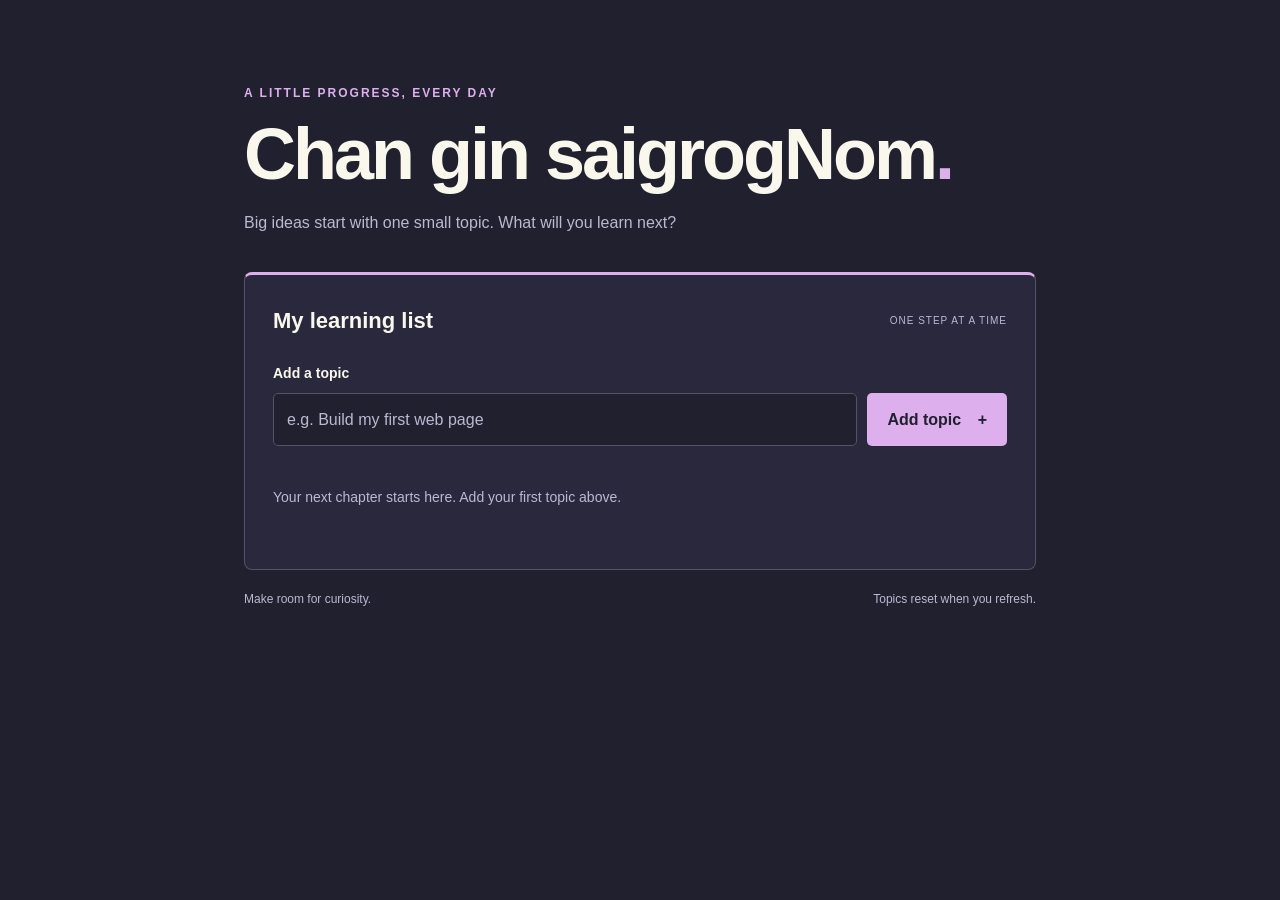
<file: index.html>
<!doctype html>
<html lang="en">
<head>
  <meta charset="utf-8">
  <meta name="viewport" content="width=device-width, initial-scale=1">
  <title>Study Board</title>
  <link rel="stylesheet" href="style.css">
  <script src="app.js" defer></script>
</head>
<body>
  <main>
    <header>
      <p class="eyebrow">A LITTLE PROGRESS, EVERY DAY</p>
      <h1>Chan gin saigrogNom<span>.</span></h1>
      <p class="intro">Big ideas start with one small topic. What will you learn next?</p>
    </header>

    <section class="board" aria-labelledby="board-title">
      <div class="board-heading">
        <h2 id="board-title">My learning list</h2>
        <span class="tag">ONE STEP AT A TIME</span>
      </div>
      <form id="task-form">
        <label for="task-input">Add a topic</label>
        <div class="input-row">
          <input id="task-input" placeholder="e.g. Build my first web page" maxlength="120" required>
          <button type="submit">Add topic <span aria-hidden="true">+</span></button>
        </div>
      </form>
      <p id="empty-message">Your next chapter starts here. Add your first topic above.</p>
      <ul id="task-list" aria-label="Learning topics"></ul>
      <p id="status" class="sr-only" role="status"></p>
    </section>
    <footer>Make room for curiosity. <span>Topics reset when you refresh.</span></footer>
  </main>
</body>
</html>
</file>
<file: style.css>
:root {
  --background: #20202f;
  --surface: #29283d;
  --text: #faf7ed;
  --muted: #bdb8d2;
  --accent: #DDAFED;
  --border: #555168;
}

* { box-sizing: border-box; }
body {
  margin: 0;
  background: var(--background);
  color: var(--text);
  font-family: "Segoe UI", Arial, sans-serif;
  line-height: 1.6;
}
main { max-width: 840px; margin: 0 auto; padding: 72px 24px 32px; }
.eyebrow { color: var(--accent); font-size: 12px; font-weight: 700; letter-spacing: 2px; }
h1 { margin: 12px 0; font-size: clamp(40px, 8vw, 72px); line-height: 1.1; letter-spacing: -3px; }
h1 span { color: var(--accent); }
.intro { color: var(--muted); max-width: 490px; margin-bottom: 36px; }
.board { background: var(--surface); border: 1px solid var(--border); border-top: 3px solid var(--accent); padding: 28px; border-radius: 8px; }
.board-heading { display: flex; align-items: center; justify-content: space-between; gap: 16px; margin-bottom: 24px; }
h2 { margin: 0; font-size: 22px; }
.tag { color: var(--muted); font-size: 10px; letter-spacing: 1px; }
label { display: block; margin-bottom: 8px; font-size: 14px; font-weight: 600; }
.input-row { display: flex; gap: 10px; }
input { min-width: 0; flex: 1; background: var(--background); color: var(--text); border: 1px solid var(--border); border-radius: 5px; padding: 13px; font: inherit; }
input::placeholder { color: var(--muted); }
button { background: var(--accent); color: #20202f; border: 0; border-radius: 5px; padding: 13px 20px; font: inherit; font-weight: 700; cursor: pointer; }
button:hover { background: #ffb39f; }
button span { margin-left: 12px; }
:focus-visible { outline: 3px solid #a8d5ff; outline-offset: 3px; }
#empty-message { color: var(--muted); padding: 26px 0 8px; font-size: 14px; }
ul { list-style: none; padding: 0; margin: 24px 0 0; }
li { padding: 14px 0; border-bottom: 1px solid var(--border); overflow-wrap: anywhere; }
li::before { content: "→"; color: var(--accent); margin-right: 14px; }
footer { display: flex; justify-content: space-between; gap: 12px; margin-top: 20px; color: var(--muted); font-size: 12px; }
.sr-only { position: absolute; width: 1px; height: 1px; padding: 0; overflow: hidden; clip-path: inset(50%); white-space: nowrap; }
@media (max-width: 540px) {
  main { padding: 40px 18px 24px; }
  .board { padding: 20px; }
  .board-heading, footer { flex-direction: column; align-items: flex-start; }
  .input-row { flex-direction: column; }
}
</file>
